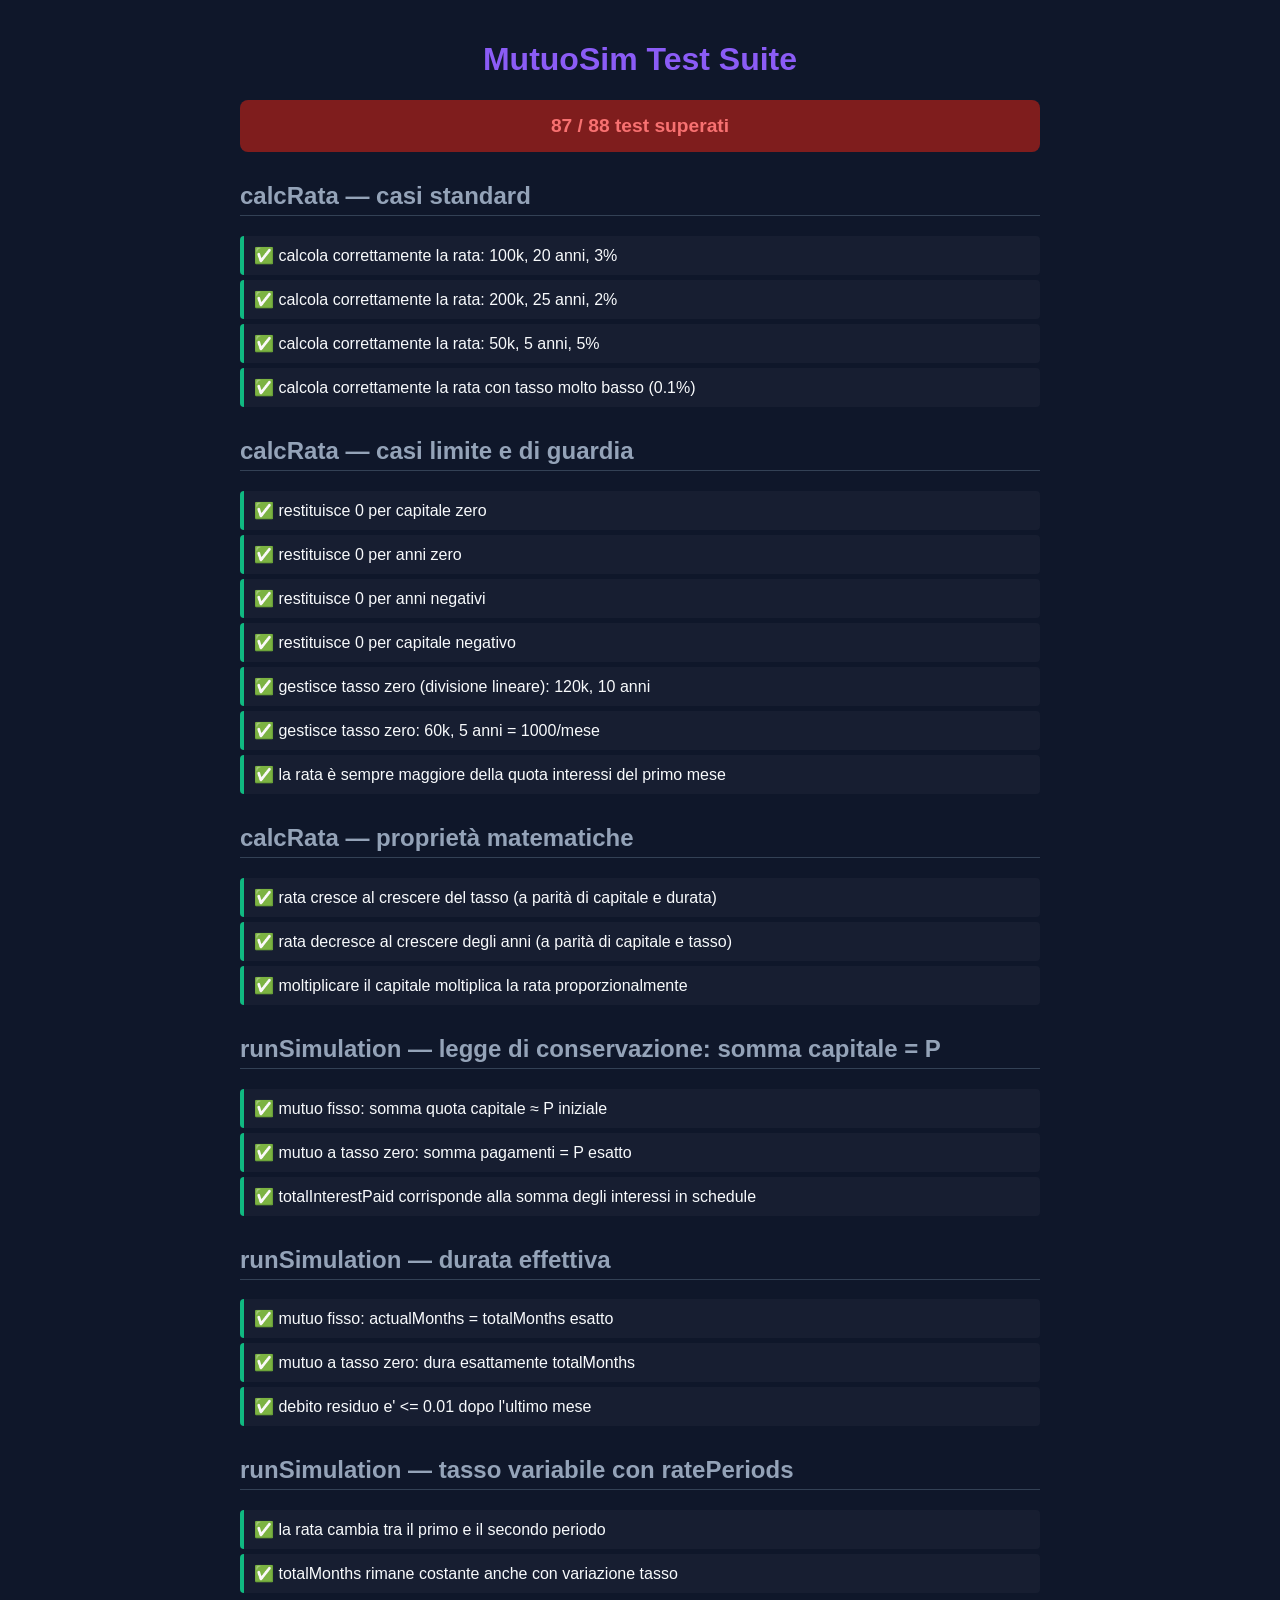
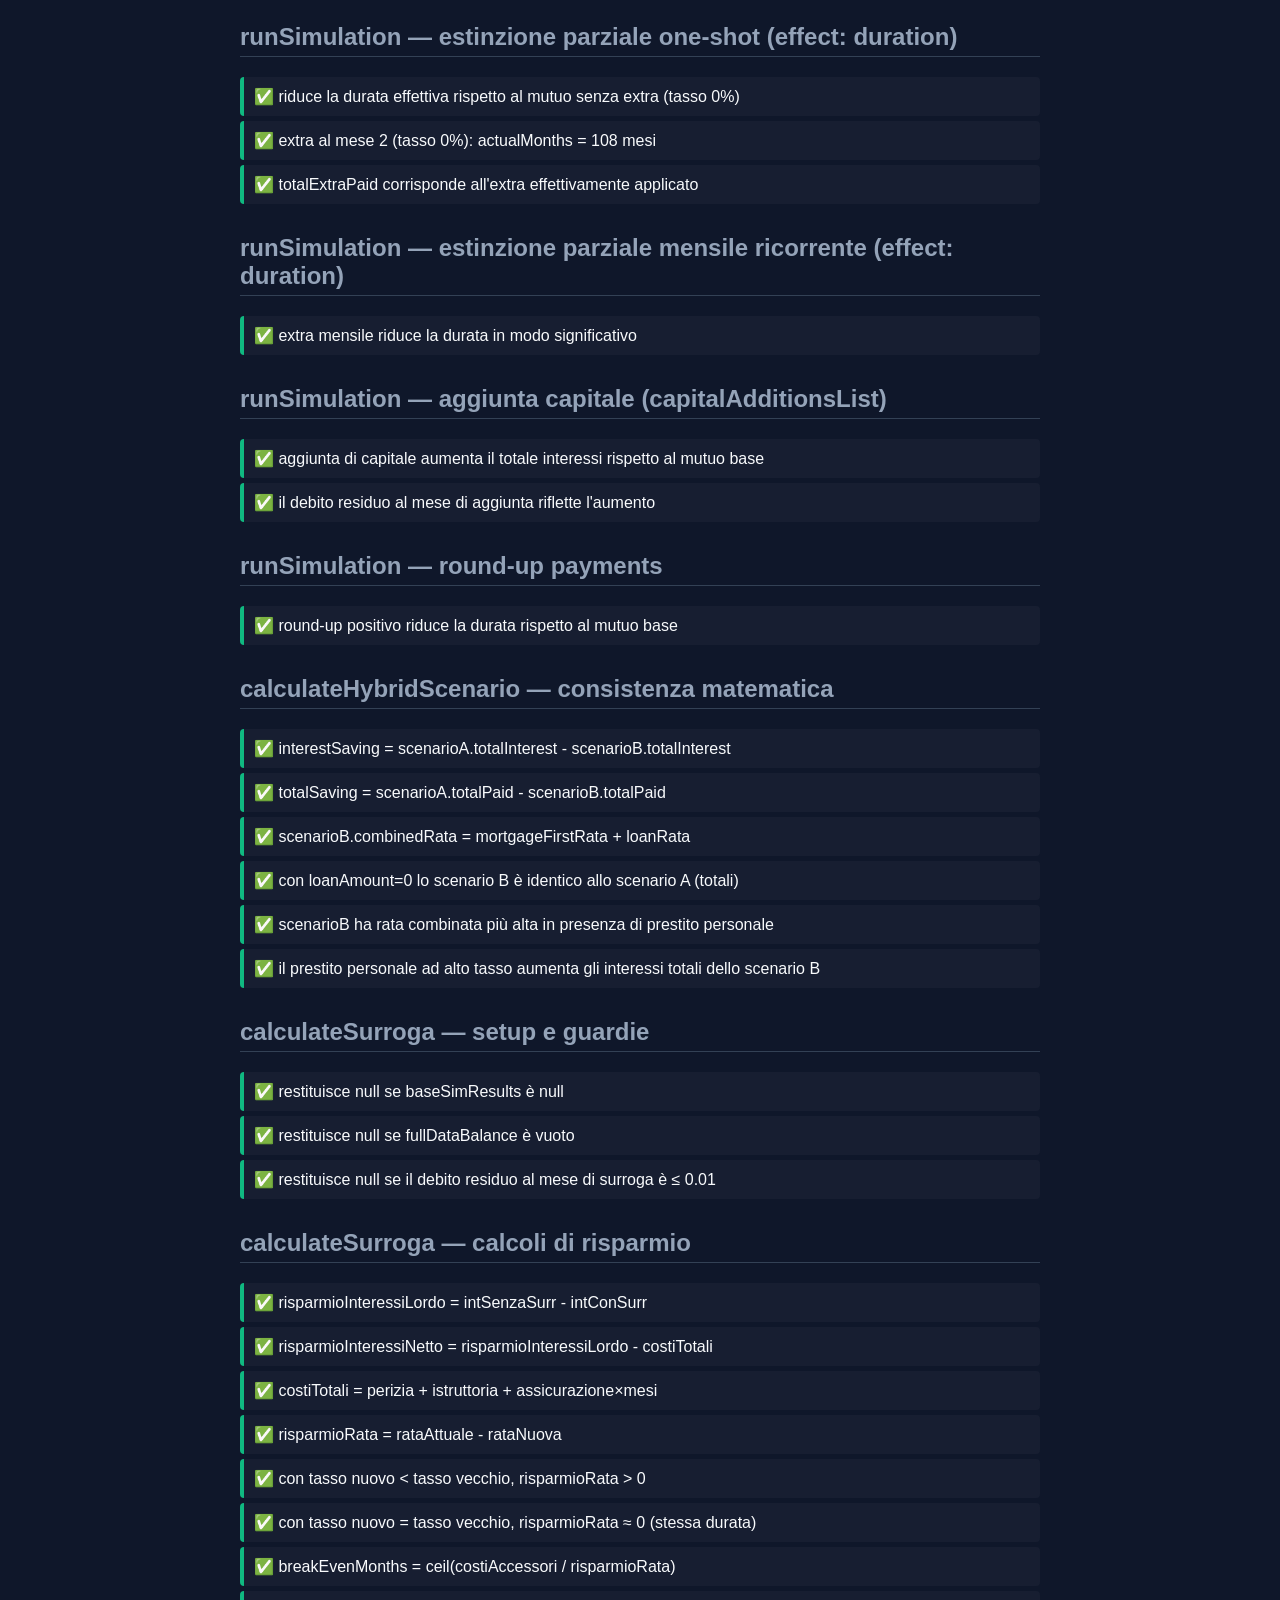
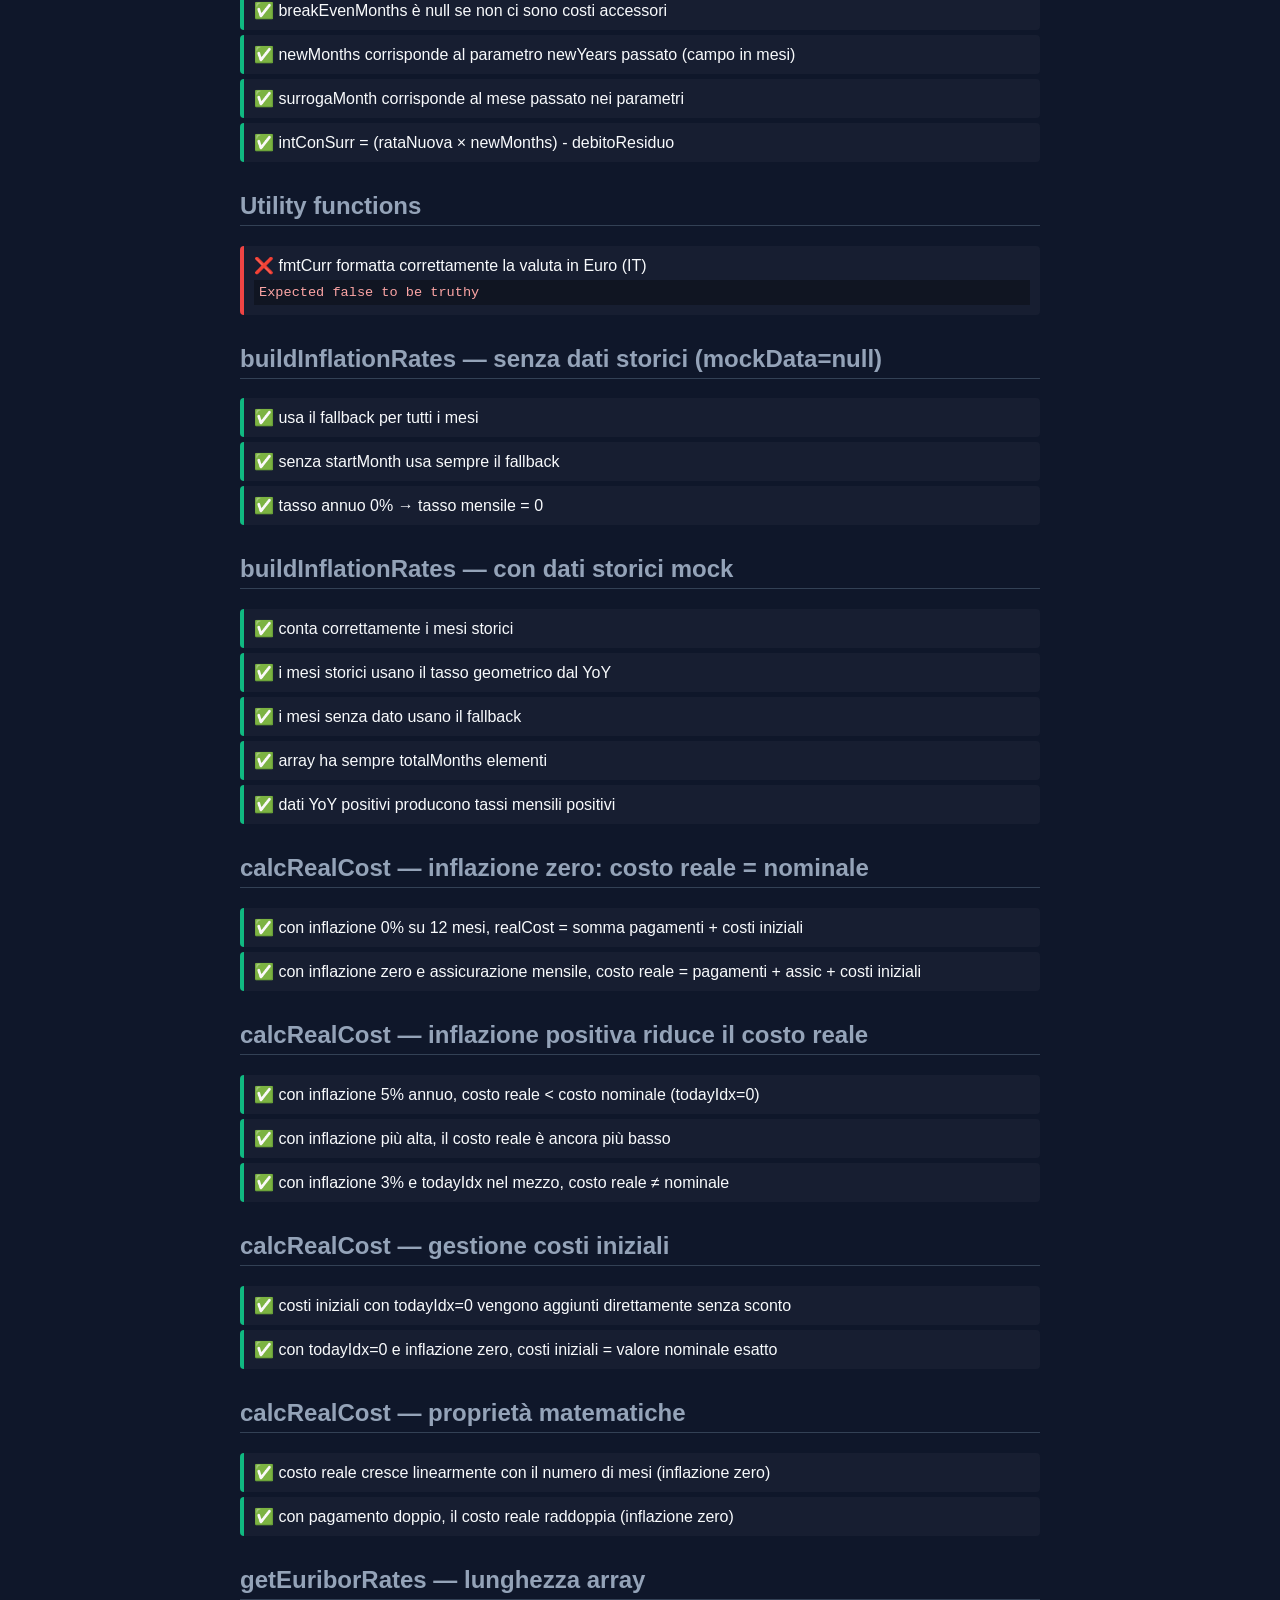
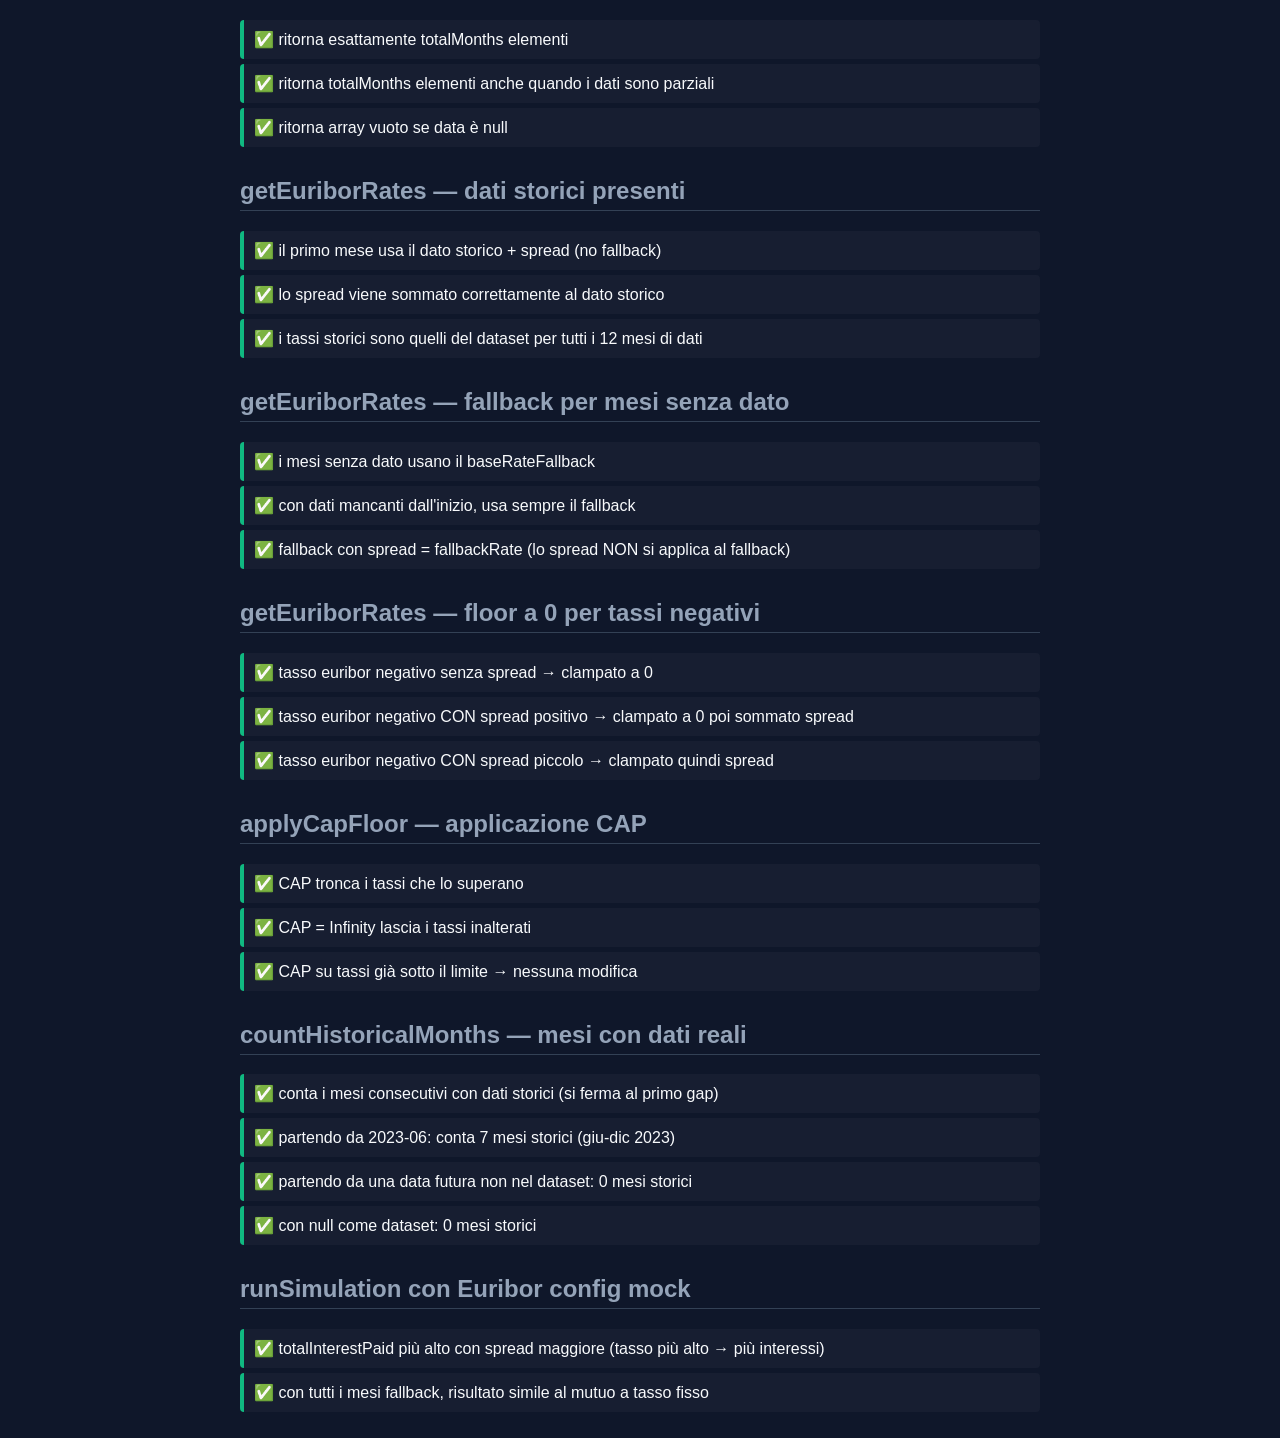
<file: tests/index.html>
<!DOCTYPE html>
<html lang="it">

<head>
    <meta charset="UTF-8">
    <meta name="viewport" content="width=device-width, initial-scale=1.0">
    <title>MutuoSim Test Suite</title>
    <style>
        body {
            font-family: 'Segoe UI', Tahoma, Geneva, Verdana, sans-serif;
            background-color: #0f172a;
            color: #f8fafc;
            padding: 20px;
            max-width: 800px;
            margin: 0 auto;
        }

        h1 {
            color: #8b5cf6;
            text-align: center;
        }

        .summary {
            padding: 15px;
            border-radius: 8px;
            margin-bottom: 20px;
            text-align: center;
            font-weight: bold;
            font-size: 1.2rem;
        }

        .all-pass {
            background-color: #065f46;
            color: #34d399;
        }

        .some-fail {
            background-color: #7f1d1d;
            color: #f87171;
        }

        .group-title {
            border-bottom: 1px solid #334155;
            padding-bottom: 5px;
            margin-top: 30px;
            color: #94a3b8;
        }

        .test-item {
            padding: 10px;
            margin: 5px 0;
            border-radius: 4px;
            background: rgba(255, 255, 255, 0.03);
            display: flex;
            flex-direction: column;
        }

        .test-item.pass {
            border-left: 4px solid #10b981;
        }

        .test-item.fail {
            border-left: 4px solid #ef4444;
        }

        .error-msg {
            font-size: 0.85rem;
            color: #fca5a5;
            margin-top: 5px;
            font-family: monospace;
            padding: 5px;
            background: rgba(0, 0, 0, 0.3);
        }
    </style>
</head>

<body>
    <h1>MutuoSim Test Suite</h1>
    <div id="test-results">In caricamento test...</div>

    <!-- Caricamento scripts applicativi -->
    <script src="../js/engine.js"></script>
    <script src="../js/utils.js"></script>

    <!-- Framework di test -->
    <script src="simple-test.js"></script>

    <!-- File di test -->
    <script src="engine.test.js"></script>
    <script src="utils.test.js"></script>
    <script src="inflation.test.js"></script>
    <script src="euribor.test.js"></script>

    <script>
        // Eseguì i test una volta caricato tutto
        document.addEventListener('DOMContentLoaded', () => {
            TinyTest.render();
        });
    </script>
</body>

</html>
</file>
